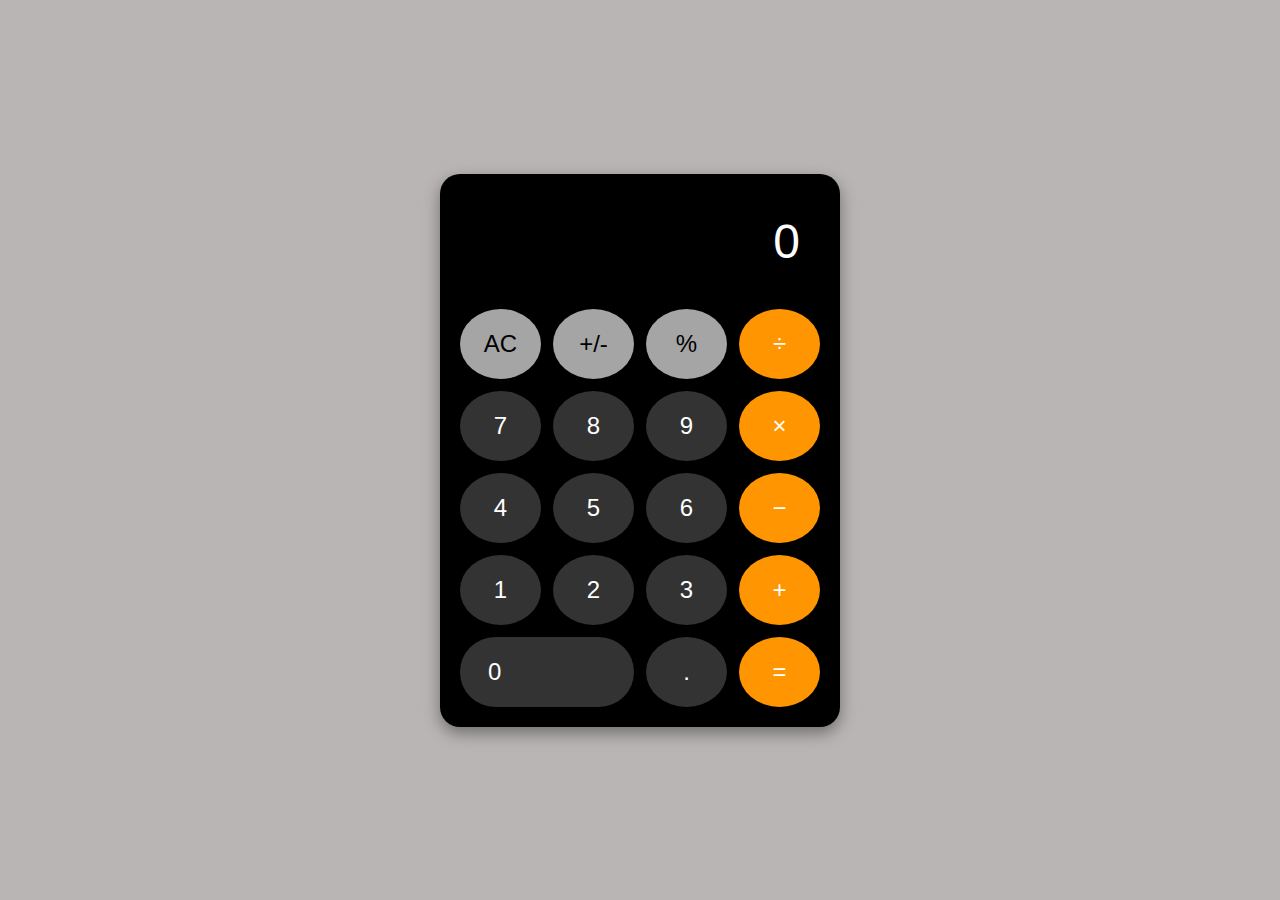
<file: index.html>
<!doctype html>
<html lang="en">
<head>
  <meta charset="utf-8" />
  <meta name="viewport" content="width=device-width,initial-scale=1" />
  <title>iPhone Style Calculator</title>
  <link rel="stylesheet" href="styles.css">
</head>
<body>
  <div class="calculator">
    <div class="display" id="current">0</div>

    <div class="keys">
      <button class="key function" data-action="clear">AC</button>
      <button class="key function" data-action="sign">+/-</button>
      <button class="key function" data-action="percent">%</button>
      <button class="key operator" data-action="operator" data-value="/">÷</button>

      <button class="key number" data-number="7">7</button>
      <button class="key number" data-number="8">8</button>
      <button class="key number" data-number="9">9</button>
      <button class="key operator" data-action="operator" data-value="*">×</button>

      <button class="key number" data-number="4">4</button>
      <button class="key number" data-number="5">5</button>
      <button class="key number" data-number="6">6</button>
      <button class="key operator" data-action="operator" data-value="-">−</button>

      <button class="key number" data-number="1">1</button>
      <button class="key number" data-number="2">2</button>
      <button class="key number" data-number="3">3</button>
      <button class="key operator" data-action="operator" data-value="+">+</button>

      <button class="key number wide" data-number="0">0</button>
      <button class="key number" data-number=".">.</button>
      <button class="key operator" data-action="equals">=</button>
    </div>
  </div>

  <script src="script.js"></script>
</body>
</html>
</file>
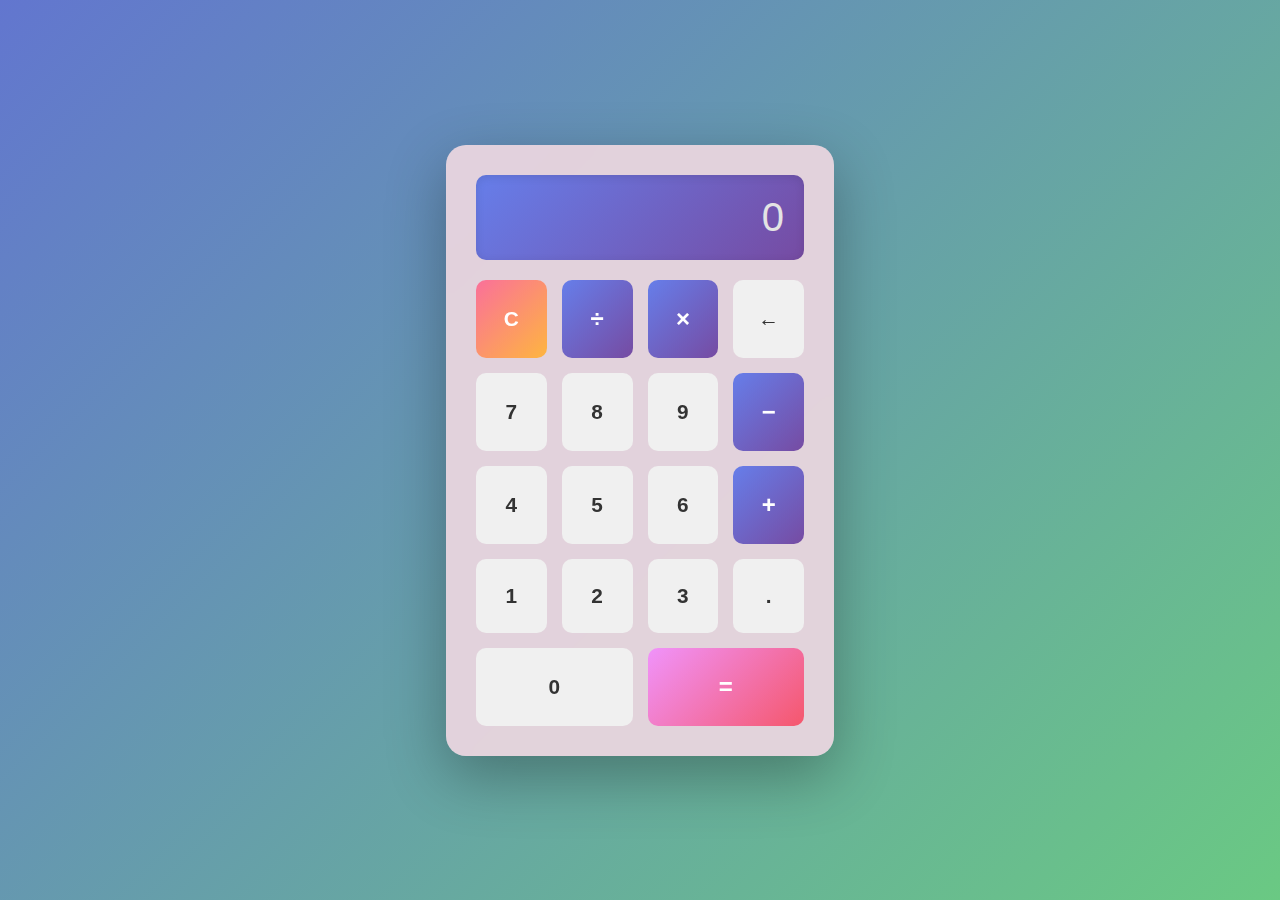
<file: Modern Calculator.html>
<!DOCTYPE html>
<html lang="en">
<head>
    <meta charset="UTF-8">
    <meta name="viewport" content="width=device-width, initial-scale=1.0">
    <title>Modern Calculator</title>
    <style>
        * {
            margin: 0;
            padding: 0;
            box-sizing: border-box;
        }

        body {
            font-family: -apple-system, BlinkMacSystemFont, 'Segoe UI', Roboto, Oxygen, Ubuntu, sans-serif;
            display: flex;
            justify-content: center;
            align-items: center;
            min-height: 100vh;
            background: linear-gradient(135deg, #6276cf 0%, #6ac983 100%);
            padding: 20px;
        }

        .calculator {
            background: rgba(233, 213, 222, 0.95);
            border-radius: 20px;
            padding: 30px;
            box-shadow: 0 20px 60px rgba(0, 0, 0, 0.3);
            backdrop-filter: blur(10px);
            animation: slideIn 0.5s ease-out;
        }

        @keyframes slideIn {
            from {
                opacity: 0;
                transform: translateY(-30px);
            }
            to {
                opacity: 1;
                transform: translateY(0);
            }
        }

        .display {
            background: linear-gradient(135deg, #667eea 0%, #764ba2 100%);
            color: rgb(228, 228, 228);
            font-size: 2.5rem;
            padding: 20px;
            text-align: right;
            margin-bottom: 20px;
            border-radius: 10px;
            min-height: 80px;
            display: flex;
            align-items: center;
            justify-content: flex-end;
            overflow: hidden;
            box-shadow: inset 0 2px 10px rgba(0, 0, 0, 0.1);
            transition: all 0.3s ease;
        }

        .display.active {
            transform: scale(1.02);
        }

        .buttons {
            display: grid;
            grid-template-columns: repeat(4, 1fr);
            gap: 15px;
        }

        button {
            padding: 25px;
            font-size: 1.3rem;
            border: none;
            border-radius: 10px;
            cursor: pointer;
            background: #f0f0f0;
            color: #333;
            transition: all 0.3s ease;
            font-weight: 600;
            position: relative;
            overflow: hidden;
        }

        button:before {
            content: '';
            position: absolute;
            top: 50%;
            left: 50%;
            width: 0;
            height: 0;
            border-radius: 50%;
            background: rgba(255, 255, 255, 0.5);
            transform: translate(-50%, -50%);
            transition: width 0.6s, height 0.6s;
        }

        button:hover {
            transform: translateY(-2px);
            box-shadow: 0 5px 15px rgba(0, 0, 0, 0.2);
        }

        button:active {
            transform: translateY(0);
        }

        button:active:before {
            width: 300px;
            height: 300px;
        }

        button.operator {
            background: linear-gradient(135deg, #667eea 0%, #764ba2 100%);
            color: white;
            font-size: 1.5rem;
        }

        button.operator:hover {
            background: linear-gradient(135deg, #764ba2 0%, #667eea 100%);
        }

        button.equals {
            background: linear-gradient(135deg, #f093fb 0%, #f5576c 100%);
            color: white;
            grid-column: span 2;
            font-size: 1.5rem;
        }

        button.equals:hover {
            background: linear-gradient(135deg, #f5576c 0%, #93ddfb 100%);
        }

        button.clear {
            background: linear-gradient(135deg, #fa709a 0%, #feb540 100%);
            color: white;
        }

        button.clear:hover {
            background: linear-gradient(135deg, #fee140 0%, #fa709a 100%);
        }

        button.zero {
            grid-column: span 2;
        }

        @media (max-width: 480px) {
            .calculator {
                padding: 20px;
            }
            
            button {
                padding: 20px;
                font-size: 1.1rem;
            }
            
            .display {
                font-size: 2rem;
                padding: 15px;
                min-height: 60px;
            }
        }
    </style>
</head>
<body>
    <div class="calculator">
        <div class="display" id="display">0</div>
        <div class="buttons">
            <button class="clear" onclick="clearDisplay()">C</button>
            <button onclick="appendToDisplay('/')" class="operator">÷</button>
            <button onclick="appendToDisplay('*')" class="operator">×</button>
            <button onclick="deleteLast()">←</button>
            
            <button onclick="appendToDisplay('7')">7</button>
            <button onclick="appendToDisplay('8')">8</button>
            <button onclick="appendToDisplay('9')">9</button>
            <button onclick="appendToDisplay('-')" class="operator">−</button>
            
            <button onclick="appendToDisplay('4')">4</button>
            <button onclick="appendToDisplay('5')">5</button>
            <button onclick="appendToDisplay('6')">6</button>
            <button onclick="appendToDisplay('+')" class="operator">+</button>
            
            <button onclick="appendToDisplay('1')">1</button>
            <button onclick="appendToDisplay('2')">2</button>
            <button onclick="appendToDisplay('3')">3</button>
            <button onclick="appendToDisplay('.')">.</button>
            
            <button onclick="appendToDisplay('0')" class="zero">0</button>
            <button onclick="calculate()" class="equals">=</button>
        </div>
    </div>

    <script>
        let display = document.getElementById('display');
        let currentInput = '0';
        let shouldResetDisplay = false;

        function updateDisplay() {
            display.textContent = currentInput;
            display.classList.add('active');
            setTimeout(() => display.classList.remove('active'), 100);
        }

        function clearDisplay() {
            currentInput = '0';
            shouldResetDisplay = false;
            updateDisplay();
        }

        function appendToDisplay(value) {
            if (shouldResetDisplay && !isOperator(value)) {
                currentInput = '0';
                shouldResetDisplay = false;
            }

            if (currentInput === '0' && value !== '.' && !isOperator(value)) {
                currentInput = value;
            } else if (isOperator(value) && isOperator(currentInput[currentInput.length - 1])) {
                currentInput = currentInput.slice(0, -1) + value;
            } else if (value === '.' && currentInput.includes('.') && !hasOperatorAfterLastDecimal()) {
                return;
            } else {
                currentInput += value;
            }
            
            updateDisplay();
        }

        function isOperator(char) {
            return ['+', '-', '*', '/'].includes(char);
        }

        function hasOperatorAfterLastDecimal() {
            let lastDecimalIndex = currentInput.lastIndexOf('.');
            for (let i = lastDecimalIndex + 1; i < currentInput.length; i++) {
                if (isOperator(currentInput[i])) {
                    return true;
                }
            }
            return false;
        }

        function deleteLast() {
            if (currentInput.length > 1) {
                currentInput = currentInput.slice(0, -1);
            } else {
                currentInput = '0';
            }
            updateDisplay();
        }

        function calculate() {
            try {
                // Remove trailing operators
                let expression = currentInput;
                while (isOperator(expression[expression.length - 1])) {
                    expression = expression.slice(0, -1);
                }
                
                // Evaluate the expression
                let result = Function('"use strict"; return (' + expression + ')')();
                
                // Format the result
                if (isFinite(result)) {
                    // Round to avoid floating point issues
                    result = Math.round(result * 100000000) / 100000000;
                    currentInput = result.toString();
                } else {
                    currentInput = 'Error';
                }
                
                shouldResetDisplay = true;
            } catch (error) {
                currentInput = 'Error';
                shouldResetDisplay = true;
            }
            updateDisplay();
        }

        // Keyboard support
        document.addEventListener('keydown', function(event) {
            if (event.key >= '0' && event.key <= '9') {
                appendToDisplay(event.key);
            } else if (event.key === '.') {
                appendToDisplay('.');
            } else if (event.key === '+' || event.key === '-' || event.key === '*' || event.key === '/') {
                appendToDisplay(event.key);
            } else if (event.key === 'Enter' || event.key === '=') {
                calculate();
            } else if (event.key === 'Escape' || event.key === 'c' || event.key === 'C') {
                clearDisplay();
            } else if (event.key === 'Backspace') {
                deleteLast();
            }
        });
    </script>
</body>
</html>
</file>
<file: styles.css>
:root {
  --bg: #000;
  --num-btn: #333;
  --func-btn: #a5a5a5;
  --op-btn: #ff9500;
  --text-light: #fff;
  --text-dark: #000;
  font-family: -apple-system, BlinkMacSystemFont, "Segoe UI", Roboto, Arial, sans-serif;
}

* { box-sizing: border-box; }
html, body {
  height: 100%;
  margin: 0;
  background: #b9b5b5;
  display: flex;
  align-items: center;
  justify-content: center;
}

.calculator {
  width: 400px;
  max-width: 96vw;
  display: flex;
  flex-direction: column;
  background: var(--bg);
  padding: 20px;
  border-radius: 20px;
  box-shadow: 0 6px 16px rgba(0,0,0,0.4);
}

.display {
  background: var(--bg);
  color: var(--text-light);
  font-size: 48px;
  font-weight: 300;
  text-align: right;
  padding: 20px;
  min-height: 80px;
}

.keys {
  display: grid;
  grid-template-columns: repeat(4, 1fr);
  gap: 12px;
  margin-top: 20px;
}

button.key {
  height: 70px;
  border-radius: 50%;
  font-size: 24px;
  font-weight: 500;
  border: none;
  cursor: pointer;
  box-shadow: 0 3px 6px rgba(0,0,0,0.3);
  transition: background 0.2s, transform 0.1s;
}

button.key:active {
  transform: scale(0.95);
}

button.number {
  background: var(--num-btn);
  color: var(--text-light);
}

button.function {
  background: var(--func-btn);
  color: var(--text-dark);
}

button.operator {
  background: var(--op-btn);
  color: var(--text-light);
}

button.wide {
  grid-column: span 2;
  border-radius: 35px;
  text-align: left;
  padding-left: 28px;
}
</file>
